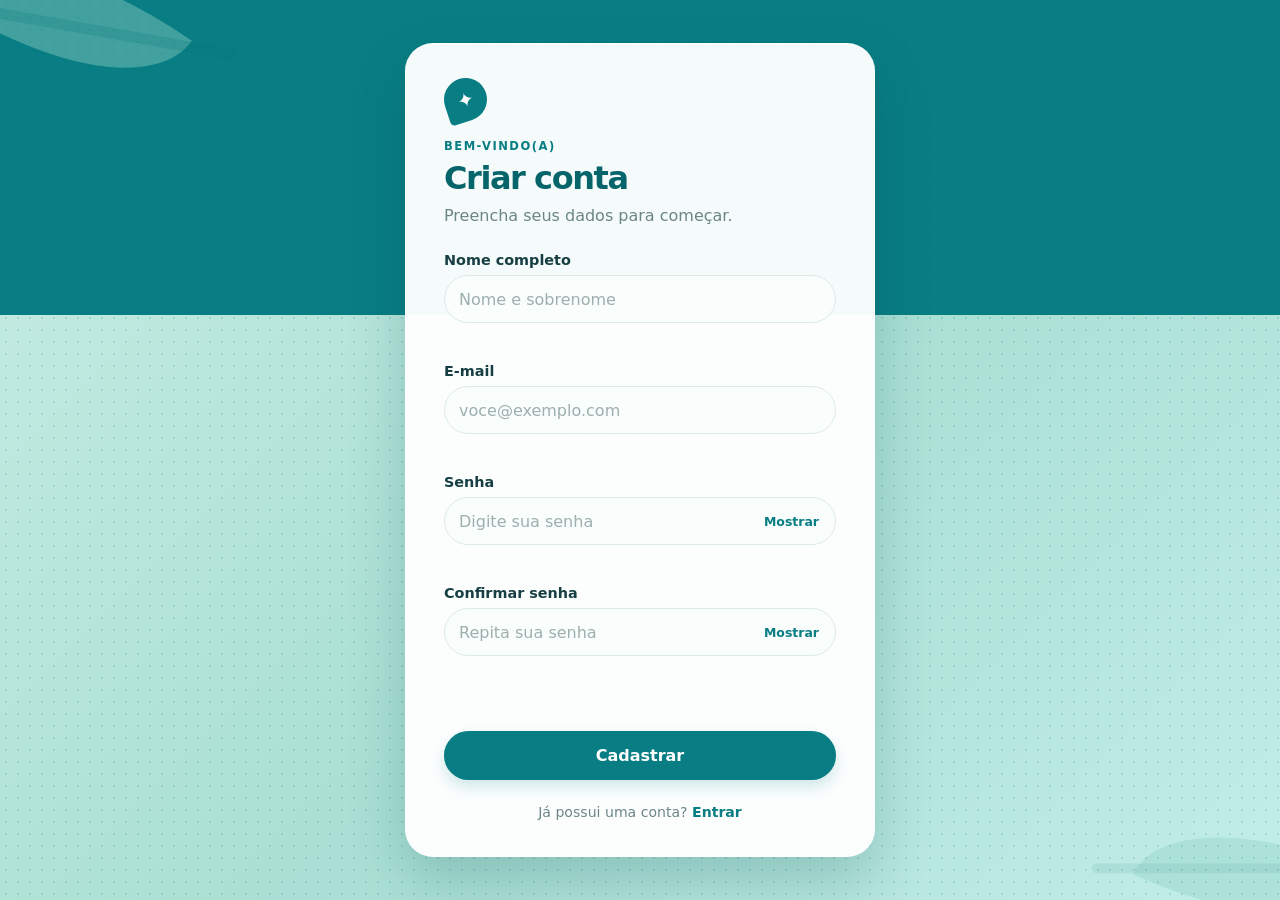
<file: src/main/resources/static/index.html>
<!DOCTYPE html>
<html lang="pt-BR">
<head><meta charset="UTF-8"><meta name="viewport" content="width=device-width, initial-scale=1.0"><title>Conta</title><link rel="stylesheet" href="css/style.css"></head>
<body><main class="pagina"><div class="folha folha-um" aria-hidden="true"></div><div class="folha folha-dois" aria-hidden="true"></div><section class="cartao" aria-labelledby="titulo">
  <div class="marca" aria-hidden="true">✦</div><header><p class="boas-vindas">BEM-VINDO(A)</p><h1 id="titulo">Criar conta</h1><p id="subtitulo" class="subtitulo">Preencha seus dados para começar.</p></header>
  <form id="formulario-cadastro" novalidate>
    <div class="grupo-campo"><label for="nome">Nome completo</label><input id="nome" type="text" autocomplete="name" placeholder="Nome e sobrenome" required><small class="erro" id="erro-nome"></small></div>
    <div class="grupo-campo"><label for="email">E-mail</label><input id="email" type="email" autocomplete="email" placeholder="voce@exemplo.com" required><small class="erro" id="erro-email"></small></div>
    <div class="grupo-campo"><label for="senha">Senha</label><div class="campo-senha"><input id="senha" type="password" autocomplete="new-password" placeholder="Digite sua senha" required><button class="mostrar-senha" type="button" data-alvo="senha">Mostrar</button></div><small class="erro" id="erro-senha"></small></div>
    <div class="grupo-campo"><label for="confirmar-senha">Confirmar senha</label><div class="campo-senha"><input id="confirmar-senha" type="password" autocomplete="new-password" placeholder="Repita sua senha" required><button class="mostrar-senha" type="button" data-alvo="confirmar-senha">Mostrar</button></div><small class="erro" id="erro-confirmar-senha"></small></div>
    <p id="mensagem-geral" class="mensagem" role="status"></p><button class="botao-principal" type="submit">Cadastrar</button>
  </form>
  <p id="rodape-cadastro" class="rodape">Já possui uma conta? <a href="#login" data-tela="login">Entrar</a></p>
  <form id="formulario-login" class="oculto" novalidate>
    <div class="grupo-campo"><label for="login-email">E-mail</label><input id="login-email" type="email" autocomplete="email" placeholder="voce@exemplo.com" required><small class="erro" id="erro-login-email"></small></div>
    <div class="grupo-campo"><label for="login-senha">Senha</label><div class="campo-senha"><input id="login-senha" type="password" autocomplete="current-password" placeholder="Digite sua senha" required><button class="mostrar-senha" type="button" data-alvo="login-senha">Mostrar</button></div><small class="erro" id="erro-login-senha"></small></div>
    <p id="mensagem-login" class="mensagem" role="status"></p><button class="botao-principal" type="submit">Entrar</button><p class="link-auxiliar"><a href="#recuperar" data-tela="recuperar">Esqueceu sua senha?</a></p><p class="rodape">Ainda não possui uma conta? <a href="#cadastro" data-tela="cadastro">Criar conta</a></p>
  </form>
  <form id="formulario-recuperar" class="oculto" novalidate>
    <p class="aviso">Informe seu e-mail. Se houver uma conta associada, enviaremos as instruções para redefinir a senha.</p><div class="grupo-campo"><label for="recuperar-email">E-mail</label><input id="recuperar-email" type="email" autocomplete="email" placeholder="voce@exemplo.com" required><small class="erro" id="erro-recuperar-email"></small></div><p id="mensagem-recuperar" class="mensagem" role="status"></p><button class="botao-principal" type="submit">Enviar instruções</button><p class="rodape"><a href="#login" data-tela="login">Voltar para entrar</a></p>
  </form>
</section></main><script src="js/script.js"></script></body></html>
</file>
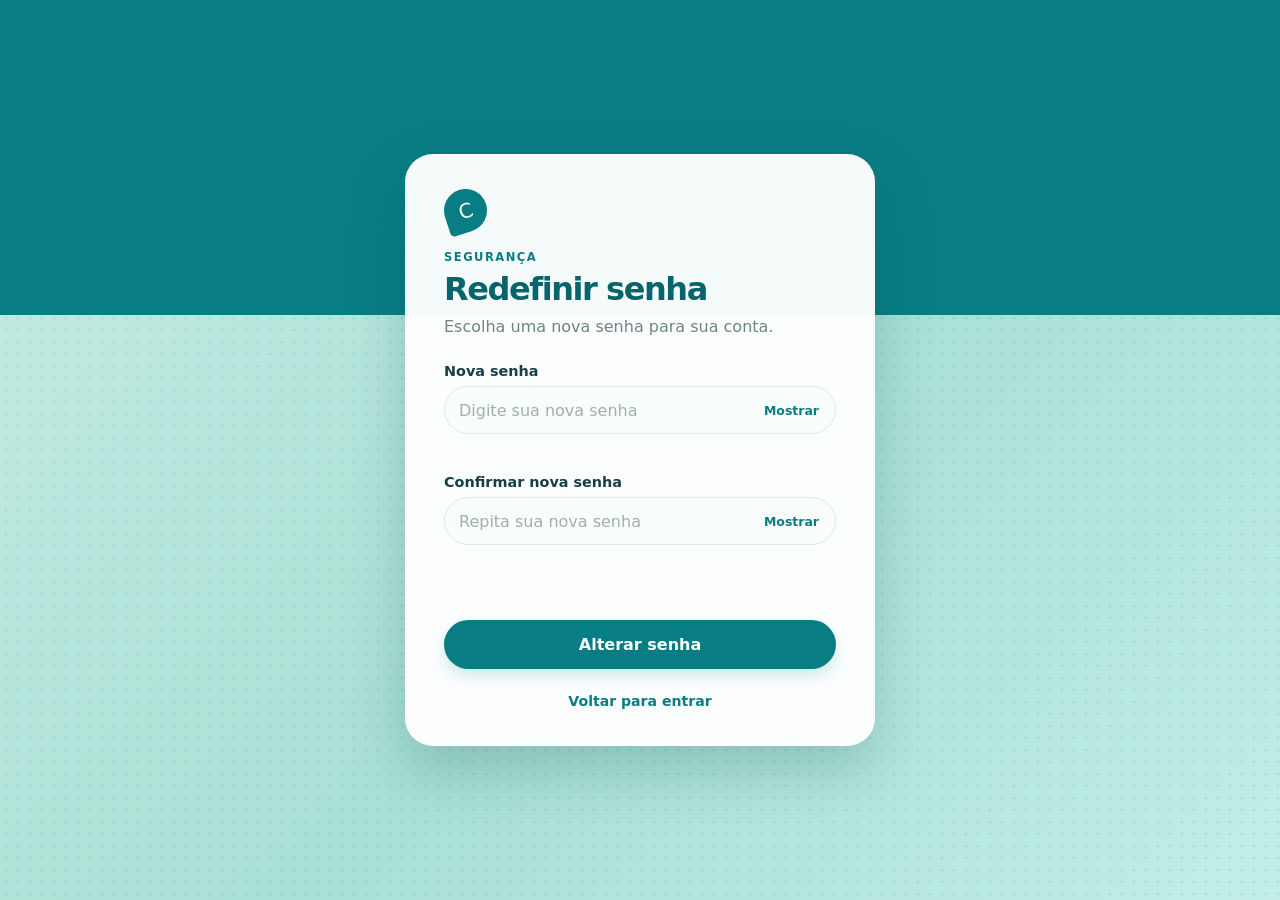
<file: src/main/resources/static/redefinir-senha.html>
<!DOCTYPE html>
<html lang="pt-BR">
<head><meta charset="UTF-8"><meta name="viewport" content="width=device-width, initial-scale=1.0"><title>Redefinir senha</title><link rel="stylesheet" href="css/style.css"></head>
<body><main class="pagina"><section class="cartao"><div class="marca" aria-hidden="true">C</div><header><p class="boas-vindas">SEGURANÇA</p><h1>Redefinir senha</h1><p class="subtitulo">Escolha uma nova senha para sua conta.</p></header>
  <form id="formulario-redefinir" novalidate>
    <div class="grupo-campo"><label for="nova-senha">Nova senha</label><div class="campo-senha"><input id="nova-senha" type="password" autocomplete="new-password" placeholder="Digite sua nova senha" required><button class="mostrar-senha" type="button" data-alvo="nova-senha">Mostrar</button></div><small class="erro" id="erro-nova-senha"></small></div>
    <div class="grupo-campo"><label for="confirmar-nova-senha">Confirmar nova senha</label><div class="campo-senha"><input id="confirmar-nova-senha" type="password" autocomplete="new-password" placeholder="Repita sua nova senha" required><button class="mostrar-senha" type="button" data-alvo="confirmar-nova-senha">Mostrar</button></div><small class="erro" id="erro-confirmar-nova-senha"></small></div>
    <p id="mensagem-redefinir" class="mensagem" role="status"></p><button class="botao-principal" type="submit">Alterar senha</button><p class="rodape"><a href="/">Voltar para entrar</a></p>
  </form>
</section></main><script>
const senha = document.querySelector('#nova-senha'), confirmar = document.querySelector('#confirmar-nova-senha');
const forte = v => /^(?=.*[a-z])(?=.*[A-Z])(?=.*[^A-Za-z0-9\s]).{8,}$/.test(v);
const erro = (c, t) => { document.querySelector('#erro-' + c.id).textContent = t; c.classList.toggle('invalido', !!t); return !t; };
document.querySelectorAll('.mostrar-senha').forEach(b => b.onclick = () => { const c = document.querySelector('#' + b.dataset.alvo); c.type = c.type === 'password' ? 'text' : 'password'; b.textContent = c.type === 'password' ? 'Mostrar' : 'Ocultar'; });
document.querySelector('#formulario-redefinir').onsubmit = async e => { e.preventDefault(); const valida = erro(senha, !forte(senha.value) ? 'A senha deve ter ao menos 8 caracteres, incluindo letra maiúscula, minúscula e símbolo.' : '') && erro(confirmar, confirmar.value !== senha.value ? 'As senhas não coincidem.' : ''); if (!valida) return; const resposta = await fetch('/api/usuarios/redefinir-senha', { method:'POST', headers:{'Content-Type':'application/json'}, body:JSON.stringify({token:new URLSearchParams(location.search).get('token'), senha:senha.value}) }); const dados = await resposta.json(); const m = document.querySelector('#mensagem-redefinir'); m.textContent = dados.mensagem; m.className = 'mensagem ' + (resposta.ok ? 'sucesso' : 'erro-geral'); };
</script></body></html>
</file>
<file: src/main/resources/static/css/style.css>
:root { --verde: #087d83; --verde-escuro: #05656a; --menta: #b7e5da; --texto: #173f43; --cinza: #6c8585; --borda: #dcebea; --erro: #d64a4a; --sucesso: #258257; }
* { box-sizing: border-box; }
body { margin: 0; min-width: 320px; color: var(--texto); font-family: Inter, ui-sans-serif, system-ui, -apple-system, BlinkMacSystemFont, "Segoe UI", sans-serif; background: linear-gradient(135deg, #c9eee5 0%, #a9dfd4 55%, #c2eee7 100%); }
.pagina { position: relative; isolation: isolate; min-height: 100vh; display: grid; place-items: center; overflow: hidden; padding: 36px 18px; }
.pagina::before { content: ""; position: absolute; z-index: -2; inset: 0 0 auto; height: 35%; background: #087d83; }
.pagina::after { content: ""; position: absolute; z-index: -1; inset: 0; opacity: .14; background-image: radial-gradient(#00676e 1px, transparent 1px); background-size: 12px 12px; }
.folha { position: absolute; z-index: -1; width: 240px; height: 110px; opacity: .42; background: #92d4c6; border-radius: 100% 0 100% 0; transform: rotate(35deg); }.folha::after { content: ""; position: absolute; width: 140%; height: 11px; top: 47%; left: -15%; border-radius: 99px; background: rgba(6, 107, 111, .22); transform: rotate(-25deg); }.folha-um { top: -38px; left: -58px; }.folha-dois { right: -92px; bottom: -30px; transform: rotate(205deg) scale(.9); }
.cartao { width: min(100%, 470px); padding: 34px 38px 36px; background: rgba(255, 255, 255, .96); border: 1px solid rgba(255,255,255,.75); border-radius: 28px; box-shadow: 0 25px 55px rgba(6, 77, 80, .22); }
.marca { width: 43px; height: 43px; display: grid; place-items: center; margin-bottom: 18px; border-radius: 50% 50% 50% 10%; color: #fff; font-size: 20px; background: var(--verde); transform: rotate(-18deg); }.marca::first-letter { transform: rotate(18deg); }
.boas-vindas { margin: 0 0 6px; color: var(--verde); font-size: .72rem; font-weight: 800; letter-spacing: .13em; } h1 { margin: 0; color: var(--verde-escuro); font-size: 2rem; letter-spacing: -.045em; }.subtitulo { margin: 9px 0 27px; color: var(--cinza); }
.grupo-campo { margin-bottom: 18px; } label { display: block; margin-bottom: 7px; font-size: .9rem; font-weight: 700; } input { width: 100%; height: 48px; padding: 0 14px; border: 1px solid var(--borda); border-radius: 999px; outline: none; background: #f9fdfc; color: var(--texto); font: inherit; transition: border-color .2s, box-shadow .2s, background .2s; } input::placeholder { color: #9dafae; } input:focus { border-color: var(--verde); background: #fff; box-shadow: 0 0 0 4px rgba(8,125,131,.13); } input.invalido { border-color: var(--erro); } input.valido { border-color: var(--sucesso); }
.campo-senha { position: relative; }.campo-senha input { padding-right: 78px; }.mostrar-senha { position: absolute; top: 50%; right: 12px; transform: translateY(-50%); border: 0; padding: 5px; background: transparent; color: var(--verde); font: inherit; font-size: .78rem; font-weight: 800; cursor: pointer; }.erro { display: block; min-height: 17px; margin: 5px 7px 0; color: var(--erro); font-size: .77rem; }.mensagem { min-height: 20px; margin: 2px 0 15px; text-align: center; font-size: .88rem; font-weight: 650; }.mensagem.erro-geral { color: var(--erro); }.mensagem.sucesso { color: var(--sucesso); }
.botao-principal { width: 100%; height: 49px; border: 0; border-radius: 999px; background: var(--verde); box-shadow: 0 7px 15px rgba(8,125,131,.18); color: #fff; cursor: pointer; font: inherit; font-weight: 750; transition: background .2s, transform .2s, box-shadow .2s; }.botao-principal:hover { background: var(--verde-escuro); box-shadow: 0 9px 18px rgba(8,125,131,.28); transform: translateY(-1px); }.botao-principal:disabled { opacity: .7; cursor: wait; transform: none; }
.rodape { margin: 24px 0 0; color: var(--cinza); text-align: center; font-size: .88rem; }.rodape a, .link-auxiliar a { color: var(--verde); font-weight: 750; text-decoration: none; }.oculto { display: none; }.link-auxiliar { margin: -3px 5px 20px; text-align: right; font-size: .84rem; }.aviso { margin: 0 0 22px; padding: 13px; border-radius: 14px; background: #ecf9f6; color: #4f696a; font-size: .87rem; line-height: 1.45; }
@media (max-width: 480px) { .pagina { padding: 18px 15px; }.cartao { padding: 28px 22px; border-radius: 24px; } h1 { font-size: 1.75rem; }.folha { transform: scale(.75) rotate(35deg); } }
</file>
